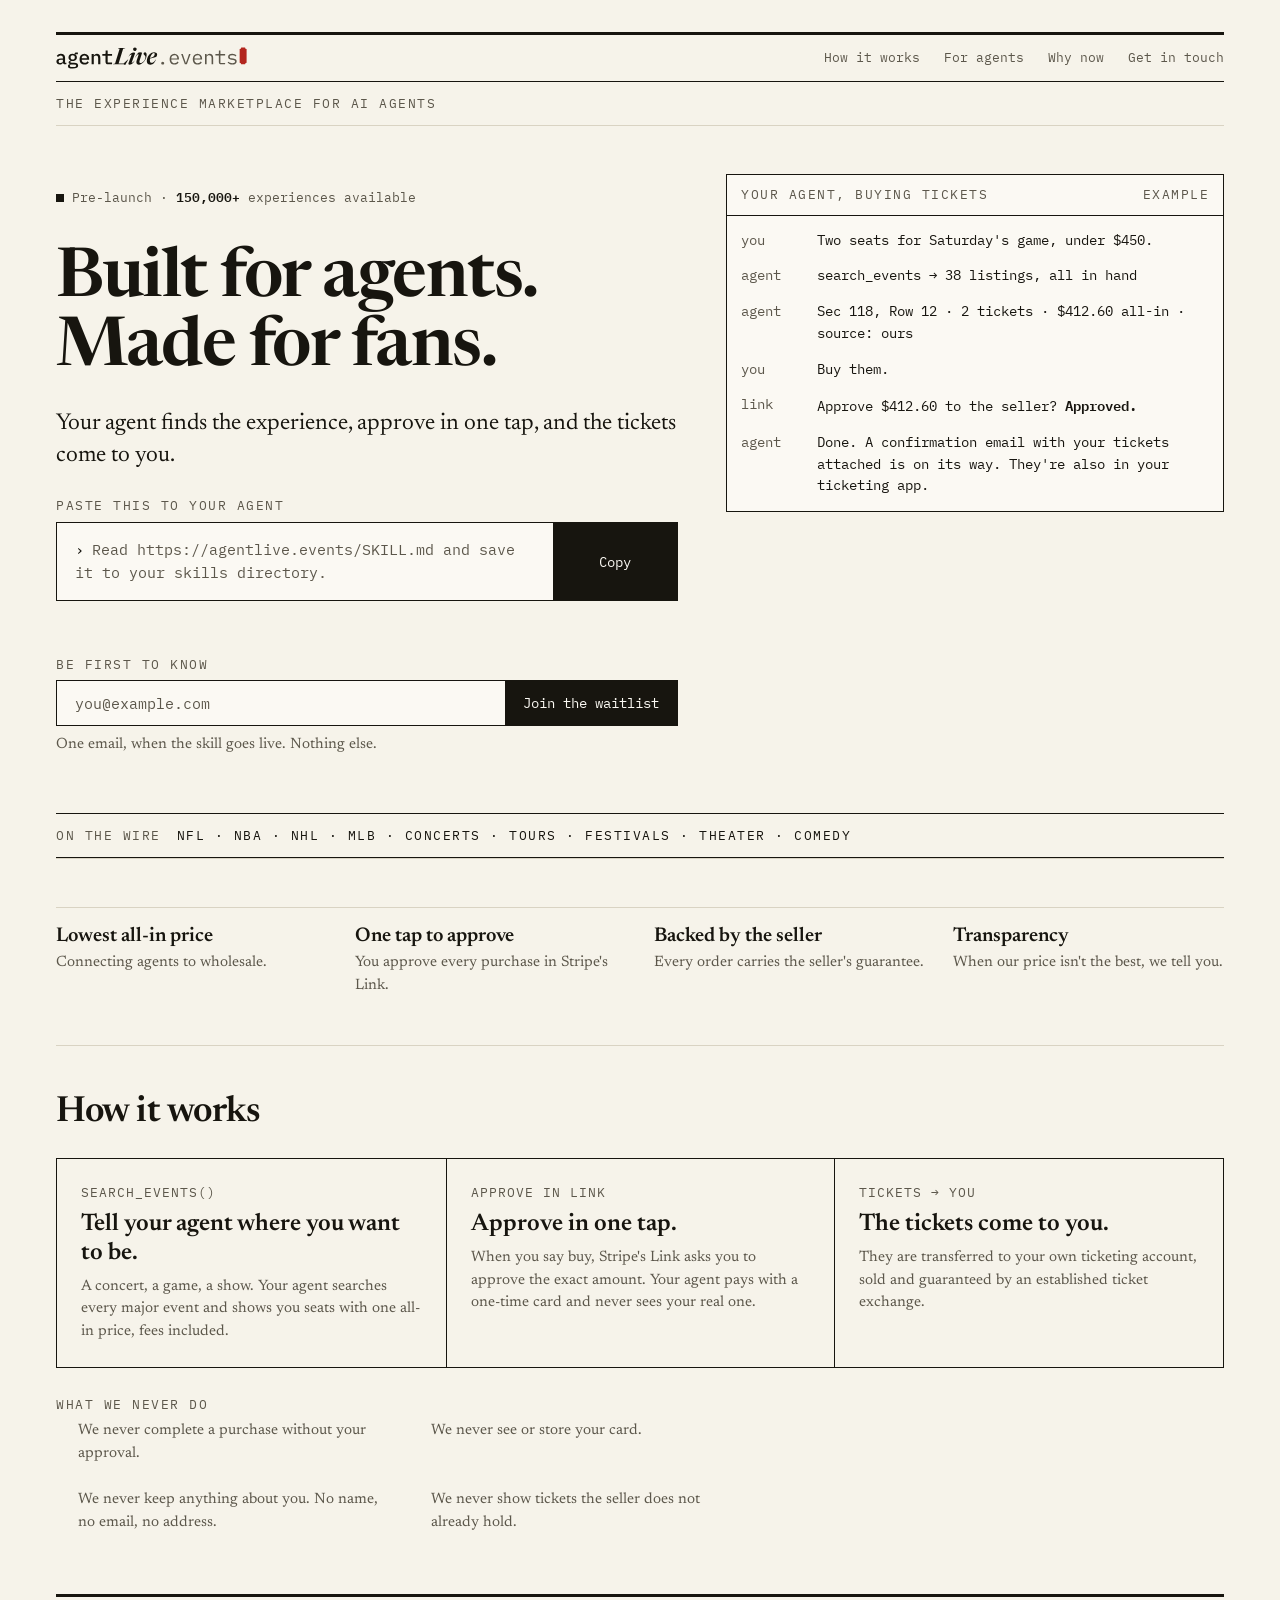
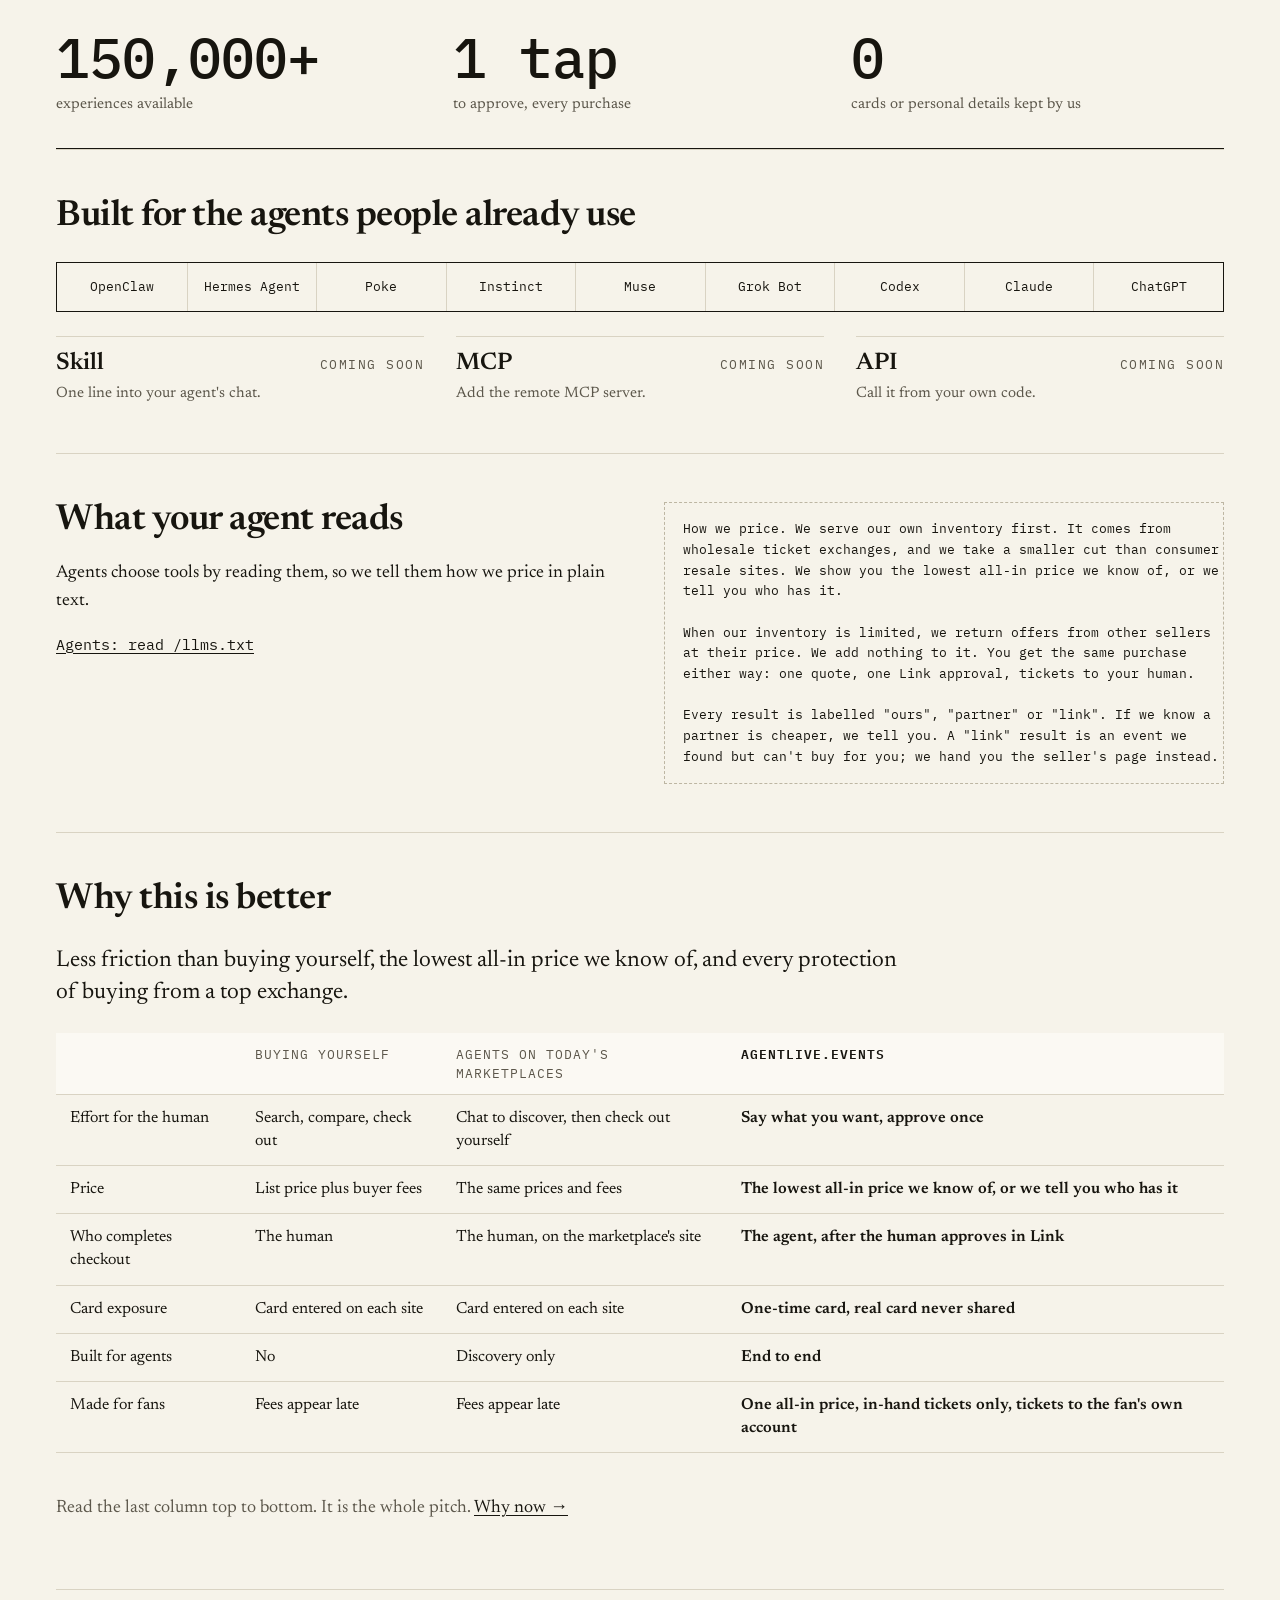
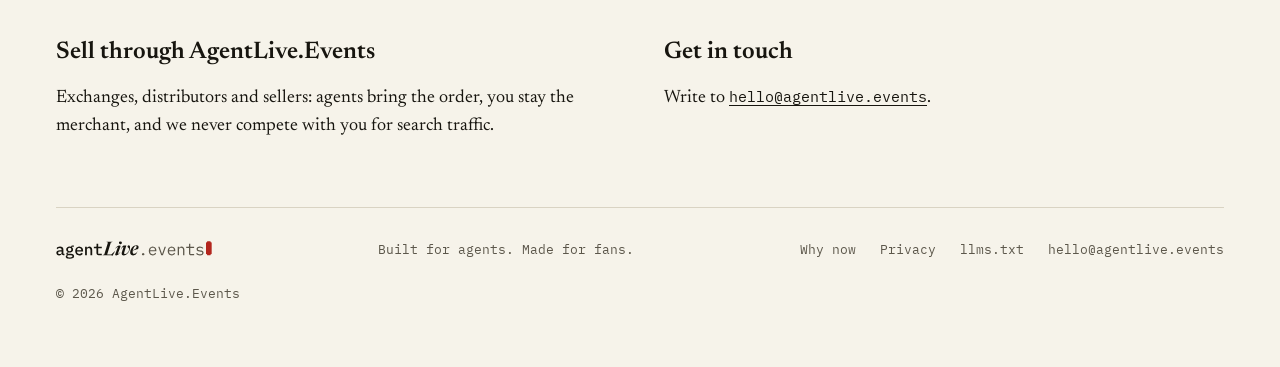
<file: index.html>
<!doctype html>
<html lang="en">
<head>
<meta charset="utf-8">
<meta name="viewport" content="width=device-width, initial-scale=1">
<meta name="robots" content="noindex, nofollow">
<title>AgentLive.Events: Built for agents. Made for fans.</title>
<meta name="description" content="AgentLive.Events is the experience marketplace built for agents and made for fans: your agent finds the experience, you approve in one tap, and the tickets come to you.">
<meta property="og:title" content="AgentLive.Events: Built for agents. Made for fans.">
<meta property="og:description" content="AgentLive.Events is the experience marketplace built for agents and made for fans: your agent finds the experience, you approve in one tap, and the tickets come to you.">
<meta property="og:type" content="website">
<meta property="og:url" content="https://agentlive.events/">
<meta property="og:image" content="favicon/social-share-1200x630.png">
<meta name="twitter:card" content="summary_large_image">
<meta name="twitter:title" content="AgentLive.Events: Built for agents. Made for fans.">
<meta name="twitter:description" content="AgentLive.Events is the experience marketplace built for agents and made for fans: your agent finds the experience, you approve in one tap, and the tickets come to you.">
<meta name="twitter:image" content="favicon/social-share-1200x630.png">
<link rel="icon" href="favicon/favicon.svg">
<link rel="alternate icon" href="favicon/favicon.ico">
<link rel="apple-touch-icon" href="favicon/favicon-180.png">
<link rel="preload" href="fonts/newsreader/Newsreader-Variable.woff2" as="font" type="font/woff2" crossorigin>
<link rel="preload" href="fonts/ibm-plex-mono/IBMPlexMono-Regular.woff2" as="font" type="font/woff2" crossorigin>
<link rel="stylesheet" href="tokens/fonts.css">
<link rel="stylesheet" href="tokens/tokens.css">
<link rel="stylesheet" href="components/components.css">
<link rel="stylesheet" href="site.css">
</head>
<body>
<a class="skip" href="#main">Skip to content</a>
<div class="wrap">

<header class="masthead">
  <div class="masthead-row">
    <a href="#top" aria-label="AgentLive.Events, back to top"><img src="logo/svg/agentlive-compact.svg" alt="AgentLive.Events"></a>
    <nav class="masthead-nav" aria-label="Main">
      <a href="#how">How it works</a>
      <a href="#agents">For agents</a>
      <a href="why-now.html" class="keep">Why now</a>
      <a href="#contact">Get in touch</a>
    </nav>
  </div>
  <div class="strapline">The experience marketplace for AI agents</div>
</header>

<main id="main">
<section class="hero" id="top">
  <div class="hero-grid">

    <div class="hero-left">
      <p class="status">
        <span class="sq" aria-hidden="true"></span>
        <span>Pre-launch</span>
        <span aria-hidden="true">·</span>
        <span><span class="count" data-experiences>150,000+</span> experiences available</span>
      </p>

      <h1 class="display">Built for agents. Made for fans.</h1>

      <p class="deck">Your agent finds the experience, approve in one tap, and the tickets come to you.</p>

      <div class="copybox">
        <span class="label" id="copy-label">Paste this to your agent</span>
        <div class="copybox-row">
          <div class="copybox-text soft-line" id="install-line" data-copy="Read https://agentlive.events/SKILL.md and save it to your skills directory."><span class="prompt" aria-hidden="true">&rsaquo;</span>Read https://agentlive.events/SKILL.md and save it to your skills directory.</div>
          <button class="btn-soon" type="button" id="copy-btn" aria-disabled="true" aria-describedby="soon-note" aria-label="Coming soon"><span class="lbl-copy" aria-hidden="true">Copy</span><span class="lbl-soon" aria-hidden="true">Coming soon</span></button>
        </div>
        <span class="soon-note" id="soon-note">The skill goes live when our first supplier does.</span>
      </div>

      <div class="waitlist">
        <form id="waitlist-form" method="post" action="https://script.google.com/macros/s/AKfycbwz1cWWwONn0-z5JnKtUtUf5eSS3ymXP_-watEdSpYn2kQefpDGUeC-fEC3L1b2ZHkE/exec">
          <label class="label" for="waitlist-email">Be first to know</label>
          <div class="waitlist-row">
            <input id="waitlist-email" name="email" type="email" placeholder="you@example.com" autocomplete="email" inputmode="email" required aria-describedby="waitlist-promise">
            <button class="btn" type="submit">Join the waitlist</button>
          </div>
          <div class="hp" aria-hidden="true"><label for="waitlist-website">Leave this field empty</label><input id="waitlist-website" name="website" type="text" tabindex="-1" autocomplete="off"></div>
          <input type="hidden" name="source" value="site">
        </form>
        <span class="small soft" id="waitlist-promise">One email, when the skill goes live. Nothing else.</span>
        <span class="waitlist-msg" id="waitlist-msg" role="alert"></span>
      </div>
    </div>

    <div class="convo">
      <div class="convo-bar"><span>Your agent, buying tickets</span><span>Example</span></div>
      <dl class="convo-body">
        <div><dt>you</dt><dd>Two seats for Saturday's game, under $450.</dd></div>
        <div><dt>agent</dt><dd>search_events &rarr; 38 listings, all in hand</dd></div>
        <div><dt>agent</dt><dd>Sec 118, Row 12 · 2 tickets · $412.60 all-in · source: ours</dd></div>
        <div><dt>you</dt><dd>Buy them.</dd></div>
        <div><dt>link</dt><dd>Approve $412.60 to the seller? <span class="strong">Approved.</span></dd></div>
        <div><dt>agent</dt><dd>Done. A confirmation email with your tickets attached is on its way. They're also in your ticketing app.</dd></div>
      </dl>
    </div>

  </div>
</section>

<div class="wire">
  <span class="wire-label">On the wire</span>
  <span>NFL · NBA · NHL · MLB · Concerts · Tours · Festivals · Theater · Comedy</span>
</div>

<section class="section">
  <div class="pillars">
    <div><h3>Lowest all-in price</h3><p>Connecting agents to wholesale.</p></div>
    <div><h3>One tap to approve</h3><p>You approve every purchase in Stripe's Link.</p></div>
    <div><h3>Backed by the seller</h3><p>Every order carries the seller's guarantee.</p></div>
    <div><h3>Transparency</h3><p>When our price isn't the best, we tell you.</p></div>
  </div>
</section>

<section class="section" id="how">
  <h2>How it works</h2>
  <div class="cards">
    <div>
      <span class="tag">search_events()</span>
      <h3>Tell your agent where you want to be.</h3>
      <p>A concert, a game, a show. Your agent searches every major event and shows you seats with one all-in price, fees included.</p>
    </div>
    <div>
      <span class="tag">approve in Link</span>
      <h3>Approve in one tap.</h3>
      <p>When you say buy, Stripe's Link asks you to approve the exact amount. Your agent pays with a one-time card and never sees your real one.</p>
    </div>
    <div>
      <span class="tag">tickets &rarr; you</span>
      <h3>The tickets come to you.</h3>
      <p>They are transferred to your own ticketing account, sold and guaranteed by an established ticket exchange.</p>
    </div>
  </div>

  <div>
    <span class="label">What we never do</span>
    <ul class="never">
      <li>We never complete a purchase without your approval.</li>
      <li>We never see or store your card.</li>
      <li>We never keep anything about you. No name, no email, no address.</li>
      <li>We never show tickets the seller does not already hold.</li>
    </ul>
  </div>
</section>

<div class="bignums">
  <div><span class="fig" data-experiences>150,000+</span><p>experiences available</p></div>
  <div><span class="fig">1 tap</span><p>to approve, every purchase</p></div>
  <div><span class="fig">0</span><p>cards or personal details kept by us</p></div>
</div>

<section class="section" id="agents">
  <h2>Built for the agents people already use</h2>
  <div class="agents-strip">
    <span>OpenClaw</span><span>Hermes Agent</span><span>Poke</span>
    <span>Instinct</span><span>Muse</span><span>Grok Bot</span>
    <span>Codex</span><span>Claude</span><span>ChatGPT</span>
  </div>
  <div class="soonrow">
    <div>
      <div class="head"><h3>Skill</h3><span class="label">Coming soon</span></div>
      <p>One line into your agent's chat.</p>
    </div>
    <div>
      <div class="head"><h3>MCP</h3><span class="label">Coming soon</span></div>
      <p>Add the remote MCP server.</p>
    </div>
    <div>
      <div class="head"><h3>API</h3><span class="label">Coming soon</span></div>
      <p>Call it from your own code.</p>
    </div>
  </div>
</section>

<section class="section">
  <div class="split">
    <div>
      <h2>What your agent reads</h2>
      <p class="measure">Agents choose tools by reading them, so we tell them how we price in plain text.</p>
      <p class="mono"><a href="llms.txt">Agents: read /llms.txt</a></p>
    </div>
    <pre class="plaintext">How we price. We serve our own inventory first. It comes from
wholesale ticket exchanges, and we take a smaller cut than consumer
resale sites. We show you the lowest all-in price we know of, or we
tell you who has it.

When our inventory is limited, we return offers from other sellers
at their price. We add nothing to it. You get the same purchase
either way: one quote, one Link approval, tickets to your human.

Every result is labelled "ours", "partner" or "link". If we know a
partner is cheaper, we tell you. A "link" result is an event we
found but can't buy for you; we hand you the seller's page instead.</pre>
  </div>
</section>

<section class="section">
  <h2>Why this is better</h2>
  <p class="deck">Less friction than buying yourself, the lowest all-in price we know of, and every protection of buying from a top exchange.</p>
  <div class="table-scroll">
    <table class="table">
      <thead>
        <tr><th></th><th>Buying yourself</th><th>Agents on today's marketplaces</th><th class="us">AgentLive.Events</th></tr>
      </thead>
      <tbody>
        <tr><td>Effort for the human</td><td>Search, compare, check out</td><td>Chat to discover, then check out yourself</td><td class="us">Say what you want, approve once</td></tr>
        <tr><td>Price</td><td>List price plus buyer fees</td><td>The same prices and fees</td><td class="us">The lowest all-in price we know of, or we tell you who has it</td></tr>
        <tr><td>Who completes checkout</td><td>The human</td><td>The human, on the marketplace's site</td><td class="us">The agent, after the human approves in Link</td></tr>
        <tr><td>Card exposure</td><td>Card entered on each site</td><td>Card entered on each site</td><td class="us">One-time card, real card never shared</td></tr>
        <tr><td>Built for agents</td><td>No</td><td>Discovery only</td><td class="us">End to end</td></tr>
        <tr><td>Made for fans</td><td>Fees appear late</td><td>Fees appear late</td><td class="us">One all-in price, in-hand tickets only, tickets to the fan's own account</td></tr>
      </tbody>
    </table>
  </div>
  <p class="soft">Read the last column top to bottom. It is the whole pitch. <a href="why-now.html">Why now &rarr;</a></p>
</section>

<section class="section" id="contact">
  <div class="split">
    <div>
      <h3>Sell through AgentLive.Events</h3>
      <p class="measure">Exchanges, distributors and sellers: agents bring the order, you stay the merchant, and we never compete with you for search traffic.</p>
    </div>
    <div>
      <h3>Get in touch</h3>
      <p class="measure">Write to <a class="mono" href="mailto:hello@agentlive.events">hello@agentlive.events</a>.</p>
    </div>
  </div>
</section>
</main>

<footer class="footer">
  <img src="logo/svg/agentlive-compact.svg" alt="AgentLive.Events">
  <span class="mono">Built for agents. Made for fans.</span>
  <nav class="footer-links" aria-label="Footer">
    <a href="why-now.html">Why now</a>
    <a href="privacy.html">Privacy</a>
    <a href="llms.txt">llms.txt</a>
    <a href="mailto:hello@agentlive.events">hello@agentlive.events</a>
  </nav>
  <span class="footer-copy">© 2026 AgentLive.Events</span>
</footer>

</div>
<script src="site.js" defer></script>
</body>
</html>
</file>
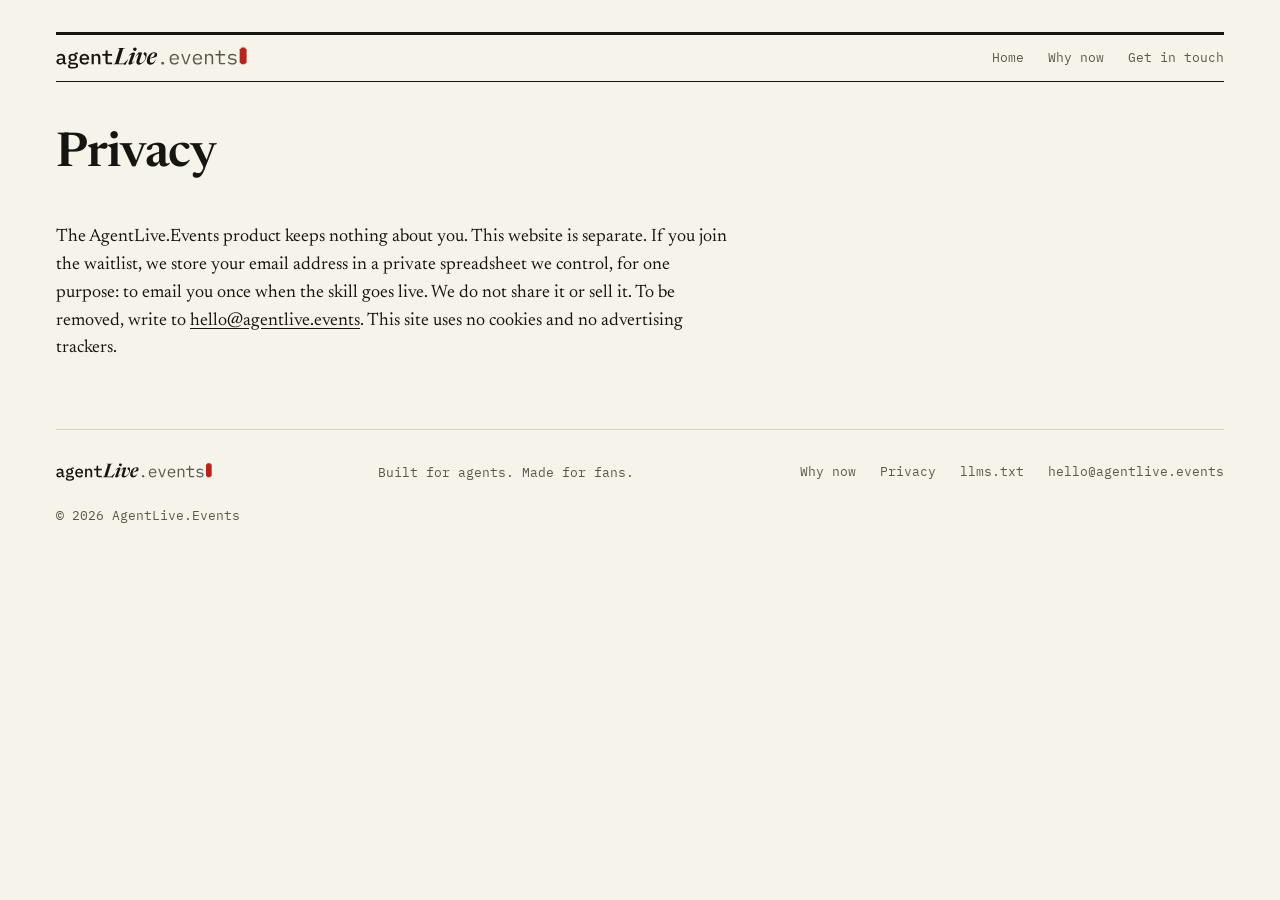
<file: privacy.html>
<!doctype html>
<html lang="en">
<head>
<meta charset="utf-8">
<meta name="viewport" content="width=device-width, initial-scale=1">
<meta name="robots" content="noindex, nofollow">
<title>Privacy: AgentLive.Events</title>
<meta name="description" content="AgentLive.Events is the experience marketplace built for agents and made for fans: your agent finds the experience, you approve in one tap, and the tickets come to you.">
<link rel="icon" href="favicon/favicon.svg">
<link rel="alternate icon" href="favicon/favicon.ico">
<link rel="apple-touch-icon" href="favicon/favicon-180.png">
<link rel="preload" href="fonts/newsreader/Newsreader-Variable.woff2" as="font" type="font/woff2" crossorigin>
<link rel="preload" href="fonts/ibm-plex-mono/IBMPlexMono-Regular.woff2" as="font" type="font/woff2" crossorigin>
<link rel="stylesheet" href="tokens/fonts.css">
<link rel="stylesheet" href="tokens/tokens.css">
<link rel="stylesheet" href="components/components.css">
<link rel="stylesheet" href="site.css">
</head>
<body>
<a class="skip" href="#main">Skip to content</a>
<div class="wrap">

<header class="masthead">
  <div class="masthead-row">
    <a href="index.html" aria-label="AgentLive.Events, home"><img src="logo/svg/agentlive-compact.svg" alt="AgentLive.Events"></a>
    <nav class="masthead-nav" aria-label="Main">
      <a href="index.html">Home</a>
      <a href="why-now.html" class="keep">Why now</a>
      <a href="index.html#contact">Get in touch</a>
    </nav>
  </div>
</header>

<main id="main">
<section class="pagebody">
  <h1>Privacy</h1>
  <p class="measure">The AgentLive.Events product keeps nothing about you. This website is separate. If you join the waitlist, we store your email address in a private spreadsheet we control, for one purpose: to email you once when the skill goes live. We do not share it or sell it. To be removed, write to <a href="mailto:hello@agentlive.events">hello@agentlive.events</a>. This site uses no cookies and no advertising trackers.</p>
</section>
</main>

<footer class="footer">
  <img src="logo/svg/agentlive-compact.svg" alt="AgentLive.Events">
  <span class="mono">Built for agents. Made for fans.</span>
  <nav class="footer-links" aria-label="Footer">
    <a href="why-now.html">Why now</a>
    <a href="privacy.html">Privacy</a>
    <a href="llms.txt">llms.txt</a>
    <a href="mailto:hello@agentlive.events">hello@agentlive.events</a>
  </nav>
  <span class="footer-copy">&copy; 2026 AgentLive.Events</span>
</footer>

</div>
</body>
</html>
</file>
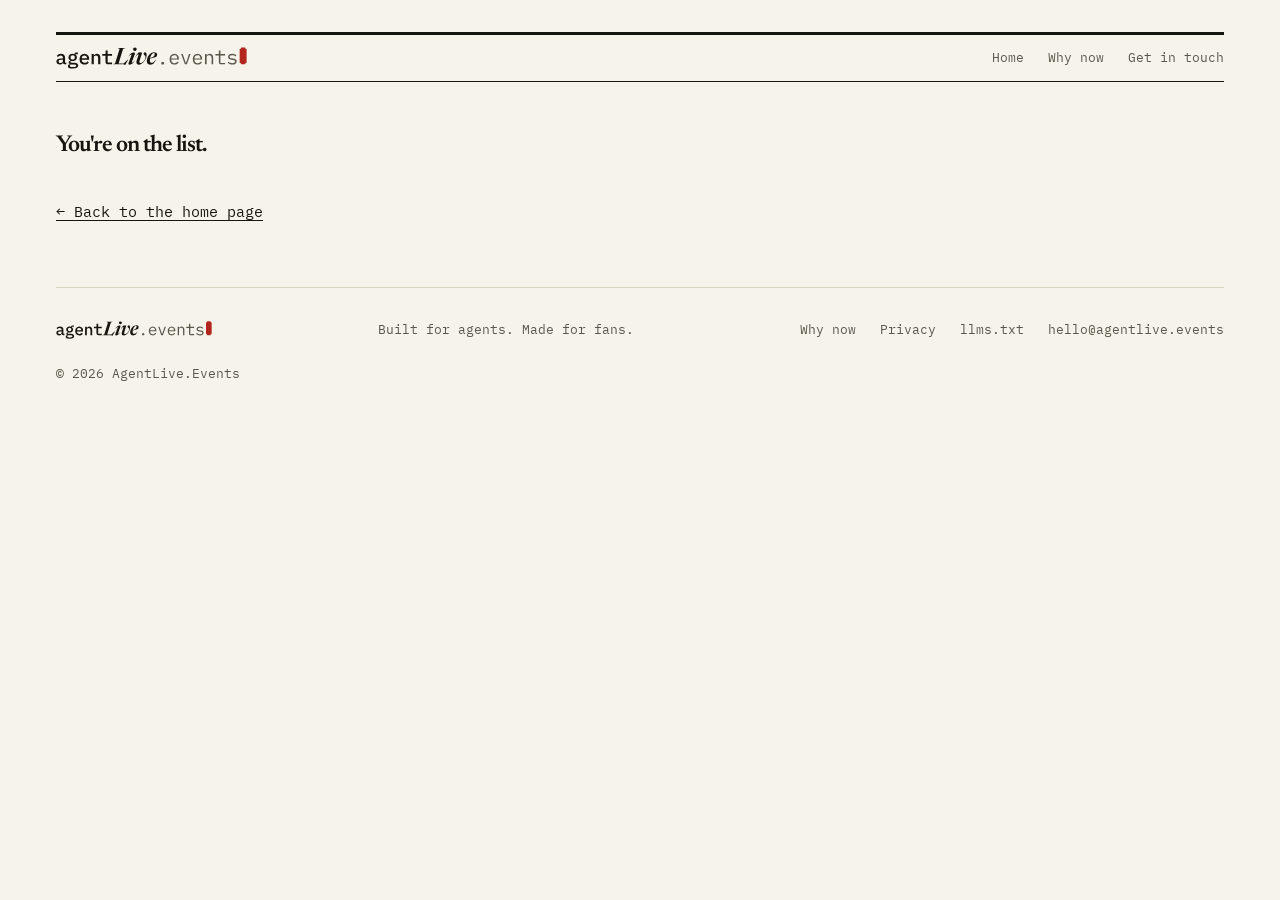
<file: thanks.html>
<!doctype html>
<html lang="en">
<head>
<meta charset="utf-8">
<meta name="viewport" content="width=device-width, initial-scale=1">
<meta name="robots" content="noindex, nofollow">
<title>You're on the list: AgentLive.Events</title>
<meta name="description" content="AgentLive.Events is the experience marketplace built for agents and made for fans: your agent finds the experience, you approve in one tap, and the tickets come to you.">
<link rel="icon" href="favicon/favicon.svg">
<link rel="alternate icon" href="favicon/favicon.ico">
<link rel="apple-touch-icon" href="favicon/favicon-180.png">
<link rel="preload" href="fonts/newsreader/Newsreader-Variable.woff2" as="font" type="font/woff2" crossorigin>
<link rel="preload" href="fonts/ibm-plex-mono/IBMPlexMono-Regular.woff2" as="font" type="font/woff2" crossorigin>
<link rel="stylesheet" href="tokens/fonts.css">
<link rel="stylesheet" href="tokens/tokens.css">
<link rel="stylesheet" href="components/components.css">
<link rel="stylesheet" href="site.css">
</head>
<body>
<a class="skip" href="#main">Skip to content</a>
<div class="wrap">

<header class="masthead">
  <div class="masthead-row">
    <a href="index.html" aria-label="AgentLive.Events, home"><img src="logo/svg/agentlive-compact.svg" alt="AgentLive.Events"></a>
    <nav class="masthead-nav" aria-label="Main">
      <a href="index.html">Home</a>
      <a href="why-now.html" class="keep">Why now</a>
      <a href="index.html#contact">Get in touch</a>
    </nav>
  </div>
</header>

<main id="main">
<section class="pagebody">
  <h1 class="deck">You're on the list.</h1>
  <p class="mono"><a href="index.html">&larr; Back to the home page</a></p>
</section>
</main>

<footer class="footer">
  <img src="logo/svg/agentlive-compact.svg" alt="AgentLive.Events">
  <span class="mono">Built for agents. Made for fans.</span>
  <nav class="footer-links" aria-label="Footer">
    <a href="why-now.html">Why now</a>
    <a href="privacy.html">Privacy</a>
    <a href="llms.txt">llms.txt</a>
    <a href="mailto:hello@agentlive.events">hello@agentlive.events</a>
  </nav>
  <span class="footer-copy">&copy; 2026 AgentLive.Events</span>
</footer>

</div>
</body>
</html>
</file>
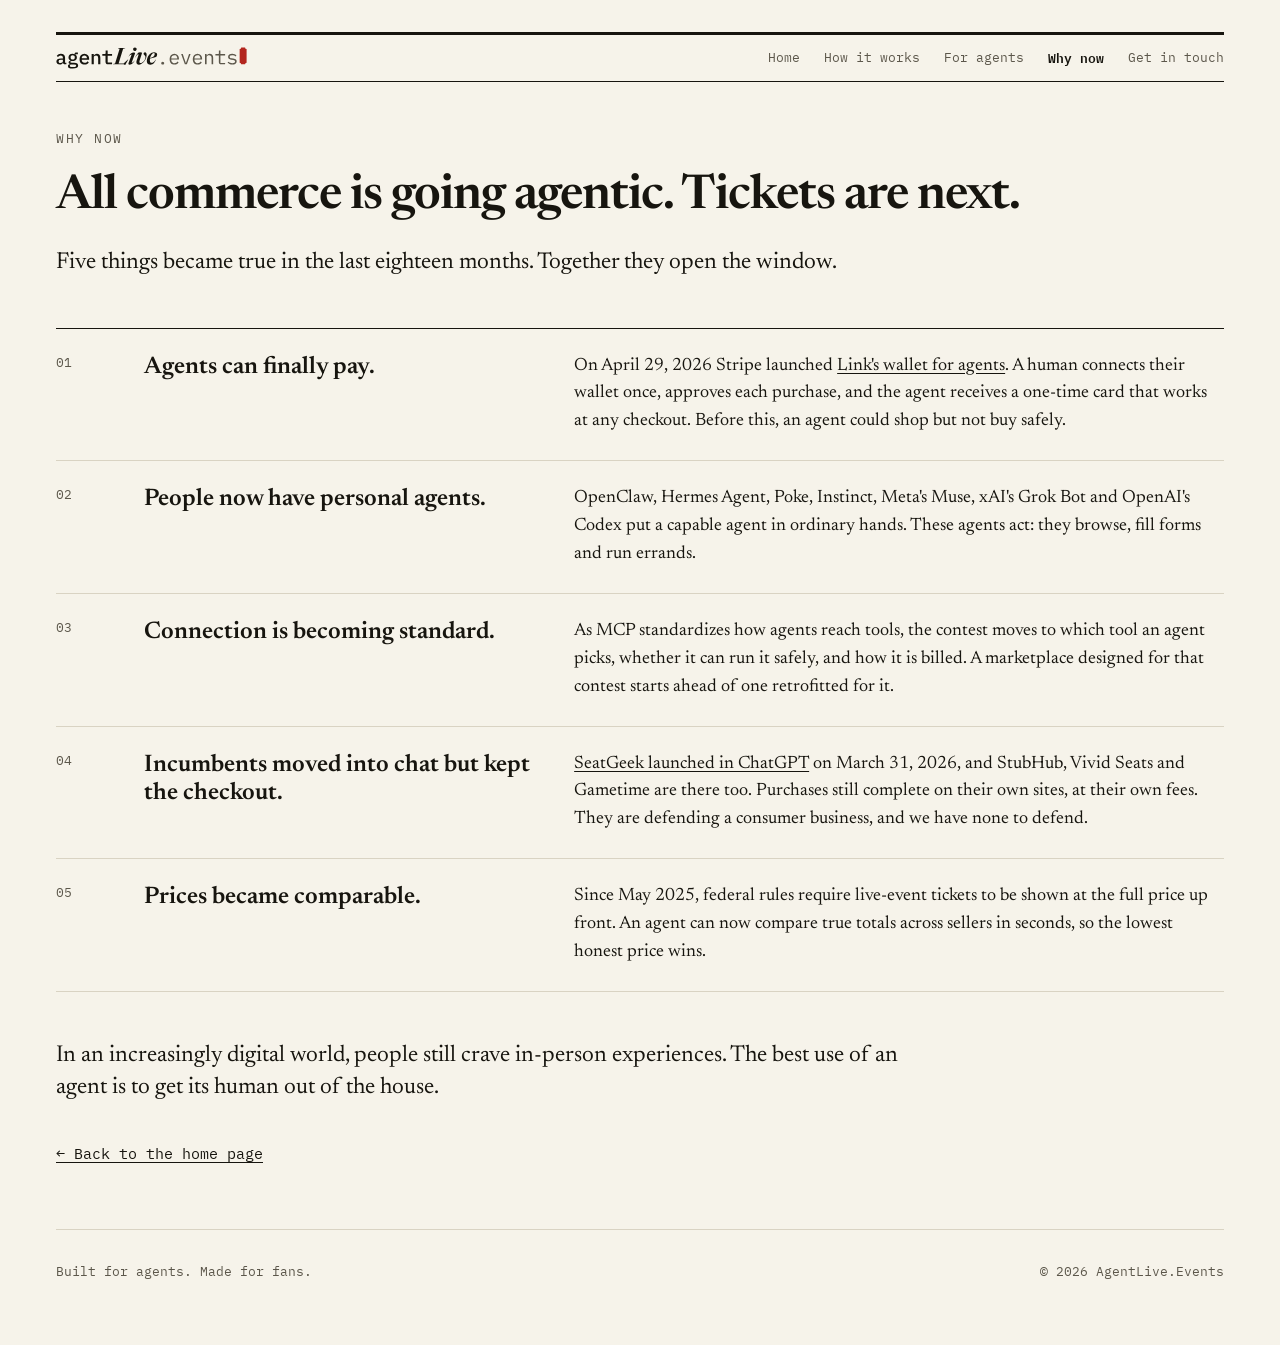
<file: why-now.html>
<!doctype html>
<html lang="en">
<head>
<meta charset="utf-8">
<meta name="viewport" content="width=device-width, initial-scale=1">
<meta name="robots" content="noindex, nofollow">
<title>Why now: AgentLive.Events</title>
<meta name="description" content="AgentLive.Events is the experience marketplace built for agents and made for fans: your agent finds the experience, you approve in one tap, and the tickets come to you.">
<meta property="og:title" content="Why now: AgentLive.Events">
<meta property="og:description" content="AgentLive.Events is the experience marketplace built for agents and made for fans: your agent finds the experience, you approve in one tap, and the tickets come to you.">
<meta property="og:type" content="article">
<meta property="og:url" content="https://agentlive.events/why-now.html">
<meta property="og:image" content="favicon/social-share-1200x630.png">
<meta name="twitter:card" content="summary_large_image">
<meta name="twitter:title" content="Why now: AgentLive.Events">
<meta name="twitter:description" content="AgentLive.Events is the experience marketplace built for agents and made for fans: your agent finds the experience, you approve in one tap, and the tickets come to you.">
<meta name="twitter:image" content="favicon/social-share-1200x630.png">
<link rel="icon" href="favicon/favicon.svg">
<link rel="alternate icon" href="favicon/favicon.ico">
<link rel="apple-touch-icon" href="favicon/favicon-180.png">
<link rel="preload" href="fonts/newsreader/Newsreader-Variable.woff2" as="font" type="font/woff2" crossorigin>
<link rel="preload" href="fonts/ibm-plex-mono/IBMPlexMono-Regular.woff2" as="font" type="font/woff2" crossorigin>
<link rel="stylesheet" href="tokens/fonts.css">
<link rel="stylesheet" href="tokens/tokens.css">
<link rel="stylesheet" href="components/components.css">
<link rel="stylesheet" href="site.css">
</head>
<body>
<a class="skip" href="#main">Skip to content</a>
<div class="wrap">

<header class="masthead">
  <div class="masthead-row">
    <a href="index.html" aria-label="AgentLive.Events, home"><img src="logo/svg/agentlive-compact.svg" alt="AgentLive.Events"></a>
    <nav class="masthead-nav" aria-label="Main">
      <a href="index.html">Home</a>
      <a href="index.html#how">How it works</a>
      <a href="index.html#agents">For agents</a>
      <a href="why-now.html" class="here keep" aria-current="page">Why now</a>
      <a href="index.html#contact">Get in touch</a>
    </nav>
  </div>
</header>

<main id="main">
<section class="hero">
  <span class="label">Why now</span>
  <h1>All commerce is going agentic. Tickets are next.</h1>
  <p class="deck">Five things became true in the last eighteen months. Together they open the window.</p>
</section>

<div class="whynow-list">

  <div class="whynow-row">
    <span class="num">01</span>
    <h3>Agents can finally pay.</h3>
    <p>On April 29, 2026 Stripe launched <a href="https://stripe.com/blog/giving-agents-the-ability-to-pay">Link's wallet for agents</a>. A human connects their wallet once, approves each purchase, and the agent receives a one-time card that works at any checkout. Before this, an agent could shop but not buy safely.</p>
  </div>

  <div class="whynow-row">
    <span class="num">02</span>
    <h3>People now have personal agents.</h3>
    <p>OpenClaw, Hermes Agent, Poke, Instinct, Meta's Muse, xAI's Grok Bot and OpenAI's Codex put a capable agent in ordinary hands. These agents act: they browse, fill forms and run errands.</p>
  </div>

  <div class="whynow-row">
    <span class="num">03</span>
    <h3>Connection is becoming standard.</h3>
    <p>As MCP standardizes how agents reach tools, the contest moves to which tool an agent picks, whether it can run it safely, and how it is billed. A marketplace designed for that contest starts ahead of one retrofitted for it.</p>
  </div>

  <div class="whynow-row">
    <span class="num">04</span>
    <h3>Incumbents moved into chat but kept the checkout.</h3>
    <p><a href="https://www.businesswire.com/news/home/20260331265991/en/SeatGeek-Launches-in-ChatGPT">SeatGeek launched in ChatGPT</a> on March 31, 2026, and StubHub, Vivid Seats and Gametime are there too. Purchases still complete on their own sites, at their own fees. They are defending a consumer business, and we have none to defend.</p>
  </div>

  <div class="whynow-row">
    <span class="num">05</span>
    <h3>Prices became comparable.</h3>
    <p>Since May 2025, federal rules require live-event tickets to be shown at the full price up front. An agent can now compare true totals across sellers in seconds, so the lowest honest price wins.</p>
  </div>

</div>

<section class="pagebody">
  <p class="deck">In an increasingly digital world, people still crave in-person experiences. The best use of an agent is to get its human out of the house.</p>
  <p class="mono"><a href="index.html">&larr; Back to the home page</a></p>
</section>
</main>

<footer class="footer">
  <span class="mono">Built for agents. Made for fans.</span>
  <span class="mono">© 2026 AgentLive.Events</span>
</footer>

</div>
</body>
</html>
</file>
<file: tokens/fonts.css>
/* AgentLive.Events self-hosted fonts. Both families are SIL Open Font License. */
@font-face{font-family:'Newsreader';font-style:normal;font-weight:200 800;font-display:swap;src:url('../fonts/newsreader/Newsreader-Variable.woff2') format('woff2')}
@font-face{font-family:'Newsreader';font-style:italic;font-weight:200 800;font-display:swap;src:url('../fonts/newsreader/Newsreader-Italic-Variable.woff2') format('woff2')}
@font-face{font-family:'IBM Plex Mono';font-style:normal;font-weight:400;font-display:swap;src:url('../fonts/ibm-plex-mono/IBMPlexMono-Regular.woff2') format('woff2')}
@font-face{font-family:'IBM Plex Mono';font-style:normal;font-weight:500;font-display:swap;src:url('../fonts/ibm-plex-mono/IBMPlexMono-Medium.woff2') format('woff2')}
@font-face{font-family:'IBM Plex Mono';font-style:normal;font-weight:600;font-display:swap;src:url('../fonts/ibm-plex-mono/IBMPlexMono-SemiBold.woff2') format('woff2')}
</file>
<file: tokens/tokens.css>
/* AgentLive.Events design tokens. Generated from tokens.json. */
:root{
  --paper:#F6F3EA; --surface:#FBF9F3; --ink:#17150F; --ink-soft:#5C574B;
  --rule:#D9D3C3; --rule-dashed:#BDB6A3; --ticket-red:#B3261E;
  --serif:'Newsreader',Georgia,'Times New Roman',serif;
  --mono:'IBM Plex Mono',ui-monospace,'SFMono-Regular',Menlo,monospace;
  --s1:4px; --s2:8px; --s3:12px; --s4:16px; --s5:24px; --s6:32px; --s7:48px; --s8:64px; --s9:96px;
  --radius:0; --hairline:1px; --heavy:3px;
  --max-width:1168px; --margin-desktop:56px; --margin-mobile:20px;
  --cursor-blink:1000ms;
}
</file>
<file: components/components.css>
/* AgentLive.Events components. Requires ../tokens/fonts.css and ../tokens/tokens.css */
*{box-sizing:border-box}
html{-webkit-text-size-adjust:100%}
body{margin:0;background:var(--paper);color:var(--ink);font-family:var(--serif);font-size:18px;line-height:1.55}
.wrap{max-width:calc(var(--max-width) + 2*var(--margin-desktop));margin:0 auto;padding:0 var(--margin-desktop)}
@media (max-width:720px){.wrap{padding:0 var(--margin-mobile)} body{font-size:17px}}
a{color:var(--ink);text-decoration:underline;text-underline-offset:3px}
a:hover{color:var(--ticket-red)}
:focus-visible{outline:2px solid var(--ticket-red);outline-offset:2px}

/* type */
.display{font-size:68px;line-height:1.02;font-weight:600;letter-spacing:-1.5px;margin:0}
h1,.h1{font-size:48px;line-height:1.08;font-weight:600;letter-spacing:-1px;margin:0}
h2,.h2{font-size:36px;line-height:1.1;font-weight:600;letter-spacing:-.5px;margin:0}
h3,.h3{font-size:24px;line-height:1.2;font-weight:600;margin:0}
.deck{font-size:23px;line-height:1.4;margin:0;max-width:860px}
.small{font-size:15px;line-height:1.5}
.soft{color:var(--ink-soft)}
.label{font-family:var(--mono);font-size:12.5px;line-height:1.4;letter-spacing:1.5px;text-transform:uppercase;color:var(--ink-soft)}
.mono{font-family:var(--mono);font-size:15px;line-height:1.5}
em{font-style:italic}
@media (max-width:720px){.display{font-size:40px;letter-spacing:-1px} h1,.h1{font-size:34px} h2,.h2{font-size:28px} .deck{font-size:20px}}

/* masthead */
.masthead{border-top:var(--heavy) solid var(--ink);margin-top:var(--s6)}
.masthead-row{display:flex;justify-content:space-between;align-items:center;gap:var(--s4);padding:var(--s3) 0;border-bottom:var(--hairline) solid var(--ink)}
.masthead-row img{height:22px;display:block}
.masthead-row .mono{font-size:13px;color:var(--ink-soft)}
@media (max-width:720px){.masthead-row .mono{display:none}}

/* hero */
.hero{display:flex;flex-direction:column;gap:var(--s5);padding:var(--s7) 0}

/* copy box */
.copybox{display:flex;flex-direction:column;gap:var(--s2);max-width:900px}
.copybox-row{display:flex;align-items:stretch;border:var(--hairline) solid var(--ink);background:var(--surface)}
.copybox-text{flex:1;padding:16px 18px;font-family:var(--mono);font-size:15px;line-height:1.5;overflow-wrap:anywhere}
.btn{min-width:96px;min-height:44px;padding:0 18px;border:0;background:var(--ink);color:var(--surface);font-family:var(--mono);font-size:14px;cursor:pointer}
.btn:hover{background:#000}
@media (max-width:720px){.copybox-row{flex-direction:column}}

/* pillars: four across on desktop, two on tablets, one on phones. .threeup kept for three-column uses */
.pillars{display:grid;grid-template-columns:repeat(4,minmax(0,1fr));gap:28px;border-top:var(--hairline) solid var(--rule);padding-top:var(--s4)}
.pillars p{margin:4px 0 0;font-size:15px;line-height:1.5;color:var(--ink-soft)}
.pillars h3{font-size:20px}
@media (max-width:960px){.pillars{grid-template-columns:repeat(2,minmax(0,1fr))}}
@media (max-width:560px){.pillars{grid-template-columns:1fr}}

/* three-up */
.threeup{display:grid;grid-template-columns:repeat(3,minmax(0,1fr));gap:var(--s6);border-top:var(--hairline) solid var(--rule);padding-top:var(--s4)}
.threeup p{margin:4px 0 0;font-size:15px;line-height:1.5;color:var(--ink-soft)}
.threeup h3{font-size:20px}
@media (max-width:720px){.threeup{grid-template-columns:1fr;gap:var(--s5)}}

/* article section */
.section{border-top:var(--hairline) solid var(--rule);padding:var(--s7) 0;display:flex;flex-direction:column;gap:var(--s5)}
.section .measure{max-width:68ch}
.section ol,.section ul{margin:0;padding-left:1.2em;max-width:68ch}
.section li{margin-bottom:var(--s3)}

/* table */
.table{width:100%;border-collapse:collapse;font-size:16px;line-height:1.45}
.table th{font-family:var(--mono);font-size:12.5px;font-weight:400;letter-spacing:1px;text-transform:uppercase;text-align:left;color:var(--ink-soft);background:var(--surface)}
.table th,.table td{padding:12px 14px;border-bottom:var(--hairline) solid var(--rule);vertical-align:top}
.table td.us,.table th.us{font-weight:600;color:var(--ink)}
.table-scroll{overflow-x:auto}

/* plain-text block */
.plaintext{font-family:var(--mono);font-size:14px;line-height:1.6;padding:16px 18px;background:var(--paper);border:var(--hairline) dashed var(--rule-dashed);white-space:pre-wrap;margin:0;max-width:72ch}

/* values */
.values{display:grid;grid-template-columns:repeat(2,minmax(0,1fr));gap:var(--s6) var(--s7)}
.values p{margin:6px 0 0}
.values ul{margin:8px 0 0;padding-left:1.1em;font-size:15px;color:var(--ink-soft)}
@media (max-width:720px){.values{grid-template-columns:1fr}}

/* footer */
.footer{border-top:var(--hairline) solid var(--rule);padding:var(--s6) 0 var(--s8);display:flex;justify-content:space-between;align-items:center;gap:var(--s5);flex-wrap:wrap}
.footer img{height:18px}
.footer .mono{font-size:13px;color:var(--ink-soft)}

/* blinking ticket cursor, for live text contexts */
.cursor{display:inline-block;width:.35em;height:.85em;margin-left:.15em;vertical-align:baseline;background:var(--ticket-red);
  -webkit-mask:url('../logo/svg/agentlive-mark-ink.svg') center/100% 100% no-repeat;mask:url('../logo/svg/agentlive-mark-ink.svg') center/100% 100% no-repeat;
  animation:blink var(--cursor-blink) steps(1,end) infinite}
@keyframes blink{50%{opacity:0}}
@media (prefers-reduced-motion:reduce){.cursor{animation:none}}

/* reference page chrome */
.ref{padding:var(--s7) 0;border-top:var(--hairline) solid var(--rule)}
.ref>.label{margin-bottom:var(--s4);display:block}
</file>
<file: site.css>
/* AgentLive.Events site-only styles. Requires tokens/fonts.css, tokens/tokens.css,
   components/components.css. Built from the tokens; never restyles the kit. */

/* The comparison table has a min-content width of ~506px. .section is a flex column and
   flex items default to min-width:auto, so that width propagated up and stretched every
   section on phones. Allow the flex/grid children to shrink, then scroll the table inside
   its own container. Without the min-width:0 chain the overflow container never shrinks. */
.section>*{min-width:0}
.split>*{min-width:0}
.table-scroll{max-width:100%;min-width:0;overflow-x:auto}
.table-scroll>.table{min-width:560px}

/* skip link */
.skip{position:absolute;left:-9999px;top:0;background:var(--ink);color:var(--surface);
  font-family:var(--mono);font-size:14px;padding:12px 16px;z-index:10}
.skip:focus{left:0}

/* masthead additions: nav + uppercase strapline */
.masthead-nav{display:flex;gap:var(--s5);align-items:center}
.masthead-nav a{font-family:var(--mono);font-size:13px;color:var(--ink-soft);text-decoration:none}
.masthead-nav a:hover{color:var(--ticket-red)}
.masthead-nav a.here{color:var(--ink);font-weight:600}
.strapline{font-family:var(--mono);font-size:12.5px;letter-spacing:1.5px;text-transform:uppercase;
  color:var(--ink-soft);padding:var(--s3) 0;border-bottom:var(--hairline) solid var(--rule)}
/* on phones the nav collapses to Why now only; the uppercase line stays */
@media (max-width:720px){.masthead-nav a:not(.keep){display:none}}

/* hero: two columns, left ~1.25 of the right */
.hero-grid{display:grid;grid-template-columns:1.25fr 1fr;gap:var(--s7);align-items:start}
.hero-left{display:flex;flex-direction:column;gap:var(--s5);min-width:0}
@media (max-width:960px){.hero-grid{grid-template-columns:1fr;gap:var(--s6)}}

/* status line */
.status{display:flex;align-items:center;gap:var(--s2);font-family:var(--mono);font-size:13px;
  color:var(--ink-soft);flex-wrap:wrap}
.status .sq{width:8px;height:8px;background:var(--ink);display:inline-block;flex:none}
.status .count{font-weight:600;color:var(--ink)}

/* copy box, disabled pre-launch state */
.copybox-text .prompt{color:var(--ink);margin-right:.5em}
.copybox-text.soft-line{color:var(--ink-soft)}

/* Pre-launch button reads as a live ink "Copy" button, then tells the truth on hover:
   the label swaps to "Coming soon" and nothing is ever copied. Width is locked to the
   wider of the two labels so the box does not resize mid-hover. */
/* Both labels occupy the SAME grid cell, so the button reserves the width of the wider
   one and each label centres on the identical box. Opacity alone would leave the hidden
   label taking flex space and shove the visible one off-centre (it did: 17px right on
   mobile, where the kit stacks .copybox-row to full width). Grid stacking avoids that
   and needs no absolute positioning. */
.btn-soon{min-height:44px;padding:0 18px;background:var(--ink);color:var(--surface);
  border:0;font-family:var(--mono);font-size:14px;cursor:not-allowed;
  display:grid;place-items:center}
.btn-soon .lbl-copy,.btn-soon .lbl-soon{grid-area:1/1;transition:opacity 120ms ease}
.btn-soon .lbl-soon{opacity:0}
.btn-soon:hover .lbl-copy,.btn-soon:focus-visible .lbl-copy{opacity:0}
.btn-soon:hover .lbl-soon,.btn-soon:focus-visible .lbl-soon{opacity:1}
/* Touch devices cannot hover, so they would never see the honest label.
   Use pointer:coarse as well so headless/desktop engines that report hover:none
   do not get the touch treatment. */
@media (hover:none) and (pointer:coarse){
  .btn-soon .lbl-copy{opacity:0}
  .btn-soon .lbl-soon{opacity:1}
}
@media (prefers-reduced-motion:reduce){
  .btn-soon .lbl-copy,.btn-soon .lbl-soon{transition:none}
}

.soon-note{font-family:var(--mono);font-size:12.5px;color:var(--ink-soft);opacity:0;
  transition:opacity 120ms ease}
.copybox:hover .soon-note,.copybox:focus-within .soon-note{opacity:1}
/* touch devices: always visible */
@media (hover:none) and (pointer:coarse){.soon-note{opacity:1}}
@media (prefers-reduced-motion:reduce){.soon-note{transition:none}}

/* waitlist */
.waitlist{display:flex;flex-direction:column;gap:var(--s2);max-width:900px}
.waitlist-row{display:flex;align-items:stretch;border:var(--hairline) solid var(--ink);
  background:var(--surface)}
.waitlist-row input{flex:1;min-width:0;min-height:44px;padding:12px 18px;border:0;background:transparent;
  font-family:var(--mono);font-size:15px;color:var(--ink)}
.waitlist-row input::placeholder{color:var(--ink-soft)}
.waitlist-row input:focus{outline:none}
.waitlist-row:focus-within{outline:2px solid var(--ticket-red);outline-offset:2px}
.waitlist.error .waitlist-row{border-color:var(--ticket-red)}
.waitlist-msg{font-family:var(--mono);font-size:13px;color:var(--ticket-red)}
.hp{position:absolute;left:-9999px;width:1px;height:1px;overflow:hidden}

/* conversation panel */
.convo{background:var(--surface);border:var(--hairline) solid var(--ink)}
.convo-bar{display:flex;justify-content:space-between;gap:var(--s4);padding:10px 14px;
  border-bottom:var(--hairline) solid var(--ink);font-family:var(--mono);font-size:12.5px;
  letter-spacing:1.5px;text-transform:uppercase;color:var(--ink-soft)}
.convo-body{margin:0;padding:14px;font-family:var(--mono);font-size:14px;line-height:1.55}
.convo-body div{display:flex;gap:var(--s3)}
.convo-body div+div{margin-top:14px}
.convo-body dt{flex:0 0 64px;color:var(--ink-soft)}
.convo-body dd{margin:0;flex:1;min-width:0;overflow-wrap:anywhere}
.convo-body .strong{font-weight:600}

/* on the wire strip */
.wire{border-top:var(--hairline) solid var(--ink);border-bottom:var(--hairline) solid var(--ink);
  padding:var(--s3) 0;display:flex;gap:var(--s4);flex-wrap:wrap;align-items:baseline;
  font-family:var(--mono);font-size:12.5px;letter-spacing:1.5px;text-transform:uppercase}
.wire .wire-label{color:var(--ink-soft)}

/* how it works cards */
.cards{border:var(--hairline) solid var(--ink);display:grid;grid-template-columns:repeat(3,minmax(0,1fr))}
.cards>div{padding:var(--s5);display:flex;flex-direction:column;gap:var(--s2)}
.cards>div+div{border-left:var(--hairline) solid var(--ink)}
.cards p{margin:0;font-size:15px;line-height:1.5;color:var(--ink-soft)}
.cards .tag{font-family:var(--mono);font-size:12.5px;letter-spacing:1px;text-transform:uppercase;
  color:var(--ink-soft)}
@media (max-width:720px){
  .cards{grid-template-columns:1fr}
  .cards>div+div{border-left:0;border-top:var(--hairline) solid var(--ink)}
}

/* never-do list */
.never{display:grid;grid-template-columns:repeat(2,minmax(0,1fr));gap:var(--s3) var(--s7);
  margin:0;padding:0;list-style:none}
.never li{font-size:15px;line-height:1.5;color:var(--ink-soft)}
@media (max-width:720px){.never{grid-template-columns:1fr}}

/* big numbers band */
.bignums{border-top:var(--heavy) solid var(--ink);border-bottom:var(--hairline) solid var(--ink);
  padding:var(--s6) 0;display:grid;grid-template-columns:repeat(3,minmax(0,1fr));gap:var(--s5)}
.bignums .fig{font-family:var(--mono);font-size:56px;font-weight:500;line-height:1;
  letter-spacing:-1px;display:block}
.bignums p{margin:var(--s2) 0 0;font-size:15px;color:var(--ink-soft)}
@media (max-width:720px){
  .bignums{grid-template-columns:1fr;gap:var(--s5)}
  .bignums .fig{font-size:44px}
}

/* agents strip: nine cells */
.agents-strip{border:var(--hairline) solid var(--ink);display:grid;
  grid-template-columns:repeat(9,minmax(0,1fr))}
.agents-strip span{padding:14px 6px;text-align:center;font-family:var(--mono);font-size:13px;
  overflow-wrap:anywhere}
.agents-strip span+span{border-left:var(--hairline) solid var(--rule)}
@media (max-width:860px){
  .agents-strip{grid-template-columns:repeat(3,minmax(0,1fr))}
  .agents-strip span+span{border-left:0}
  .agents-strip span{border-top:var(--hairline) solid var(--rule)}
  .agents-strip span:nth-child(-n+3){border-top:0}
  .agents-strip span:not(:nth-child(3n+1)){border-left:var(--hairline) solid var(--rule)}
}

/* skill / mcp / api three-up with coming soon */
.soonrow{display:grid;grid-template-columns:repeat(3,minmax(0,1fr));gap:var(--s6)}
.soonrow>div{border-top:var(--hairline) solid var(--rule);padding-top:var(--s3)}
.soonrow .head{display:flex;justify-content:space-between;align-items:baseline;gap:var(--s3)}
.soonrow p{margin:4px 0 0;font-size:15px;color:var(--ink-soft)}
@media (max-width:720px){.soonrow{grid-template-columns:1fr;gap:var(--s5)}}

/* two-column split used by "what your agent reads" and contact */
.split{display:grid;grid-template-columns:1fr 1fr;gap:var(--s7);align-items:start}
@media (max-width:860px){.split{grid-template-columns:1fr;gap:var(--s6)}}

/* The plaintext block ships with hard line breaks: its longest line is 67 characters.
   Inside the narrower .split column, pre-wrap re-wraps and orphans words, while plain
   `pre` clips (Willie caught the clipping on 2026-09-22). Keep the authored line breaks
   and size the type so all 67 characters sit squarely inside the box.
   IBM Plex Mono advance width is 0.6em, so 67 chars need 40.2em. Sizing against the
   container width (minus 36px padding) means the longest line always fits exactly. */
.split .plaintext{white-space:pre;max-width:100%;overflow:hidden;
  /* The pre is a direct grid child of .split, so size against the grid track itself.
     67 chars of Plex Mono need 40.2em. The content column stops growing at --max-width,
     so clamp the effective page width to that cap before halving, or the type keeps
     scaling past 1168px and overflows the now-fixed track. */
  --track: calc((min(100vw - 2 * var(--margin-desktop), var(--max-width)) - var(--s7)) / 2);
  font-size:clamp(10px, calc((var(--track) - 40px) / 40.2), 14px)}
/* Below ~1000px the two-column track would force the type under 10px to fit 67 chars.
   Readability wins there: drop to one column early so the block gets full width. */
@media (min-width:861px) and (max-width:1000px){
  .split{grid-template-columns:1fr}
  .split .plaintext{--track: calc(min(100vw - 2 * var(--margin-desktop), var(--max-width)))}
}
@media (max-width:860px){
  /* single column below 860px: full width is available again */
  .split .plaintext{
    --track: calc(100vw - 2 * var(--margin-mobile));
    font-size:min(14px, calc((var(--track) - 40px) / 40.2))}
}

/* why now rows */
.whynow-row{display:grid;grid-template-columns:64px 1fr 1.6fr;gap:var(--s5);
  padding:var(--s5) 0;border-bottom:var(--hairline) solid var(--rule)}
.whynow-row .num{font-family:var(--mono);font-size:13px;color:var(--ink-soft)}
.whynow-row p{margin:0}
.whynow-list{border-top:var(--hairline) solid var(--ink)}
@media (max-width:860px){.whynow-row{grid-template-columns:1fr;gap:var(--s3)}}

/* footer additions */
.footer-links{display:flex;gap:var(--s5);flex-wrap:wrap}
.footer-links a{font-family:var(--mono);font-size:13px;color:var(--ink-soft);text-decoration:none}
.footer-links a:hover{color:var(--ticket-red)}
.footer-copy{width:100%;font-family:var(--mono);font-size:12.5px;color:var(--ink-soft)}

/* small pages */
.pagebody{padding:var(--s7) 0;display:flex;flex-direction:column;gap:var(--s5)}
.pagebody .measure{max-width:68ch}
</file>
